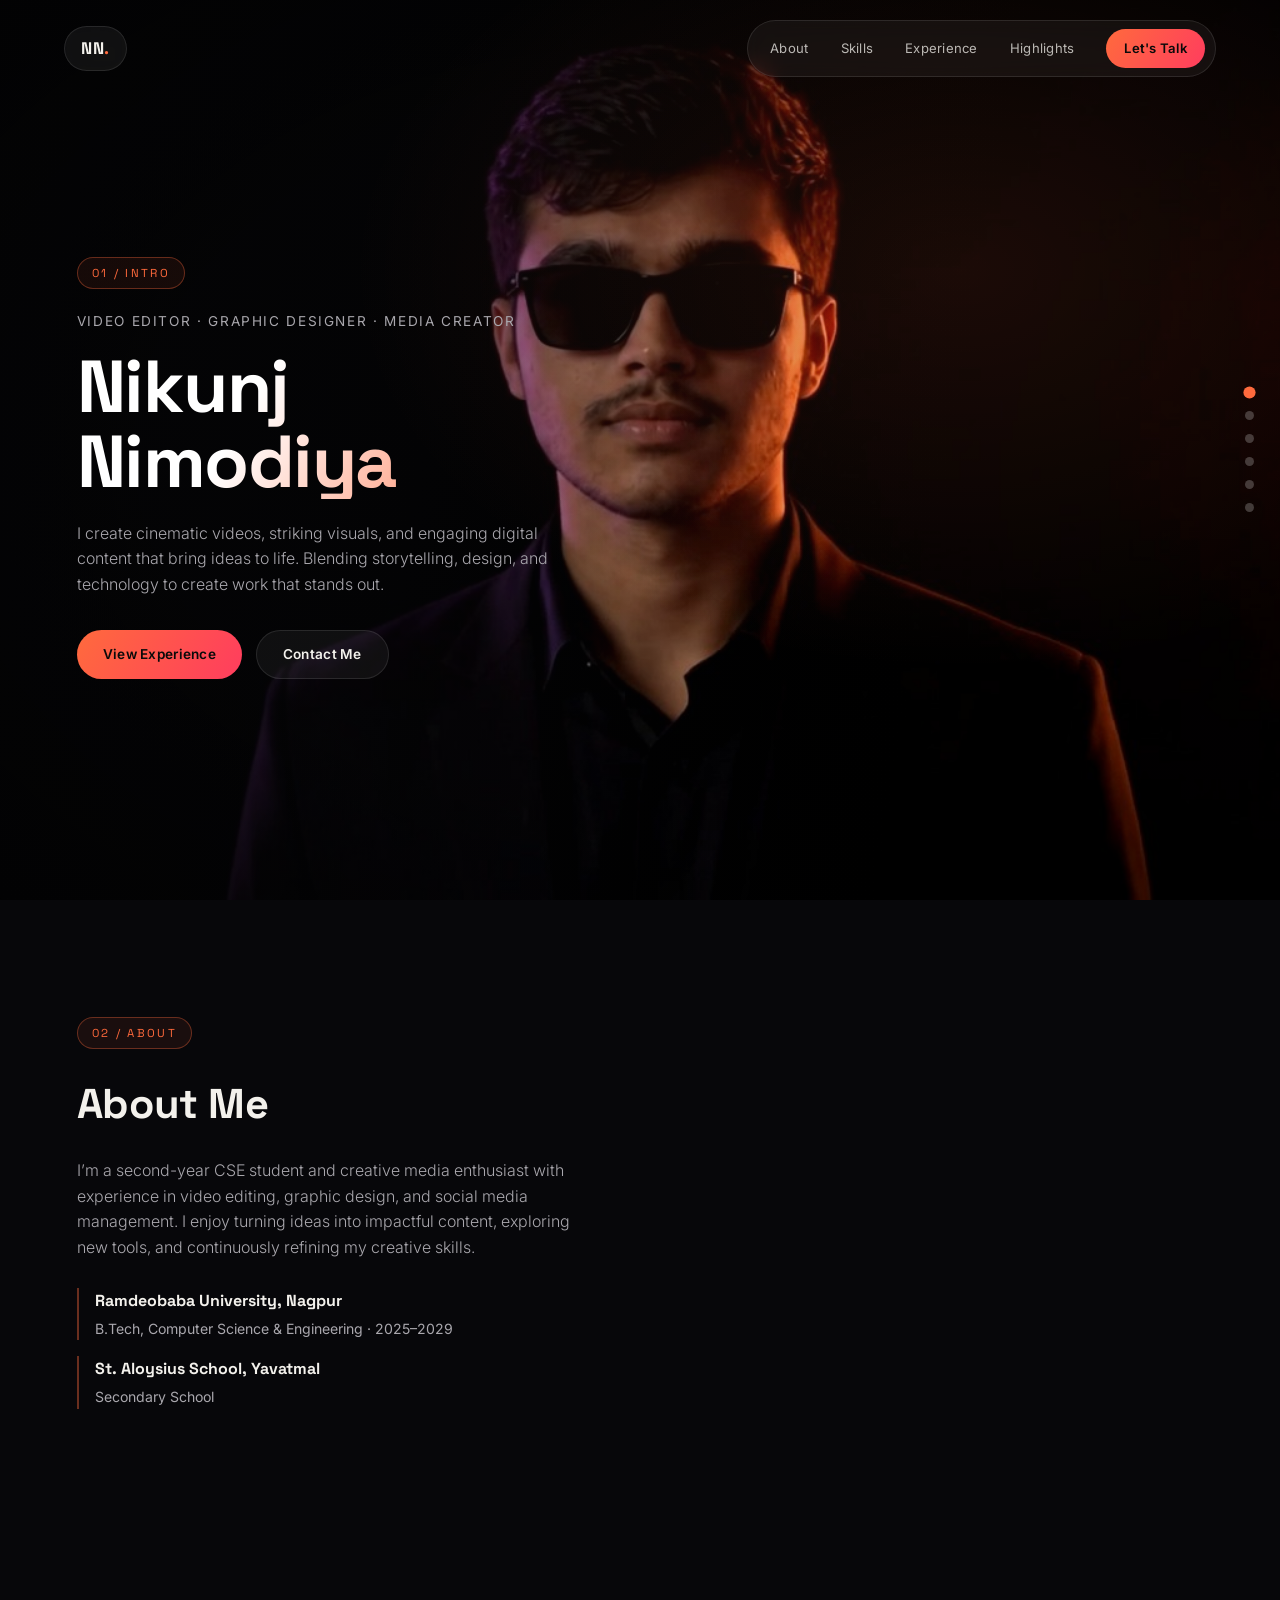
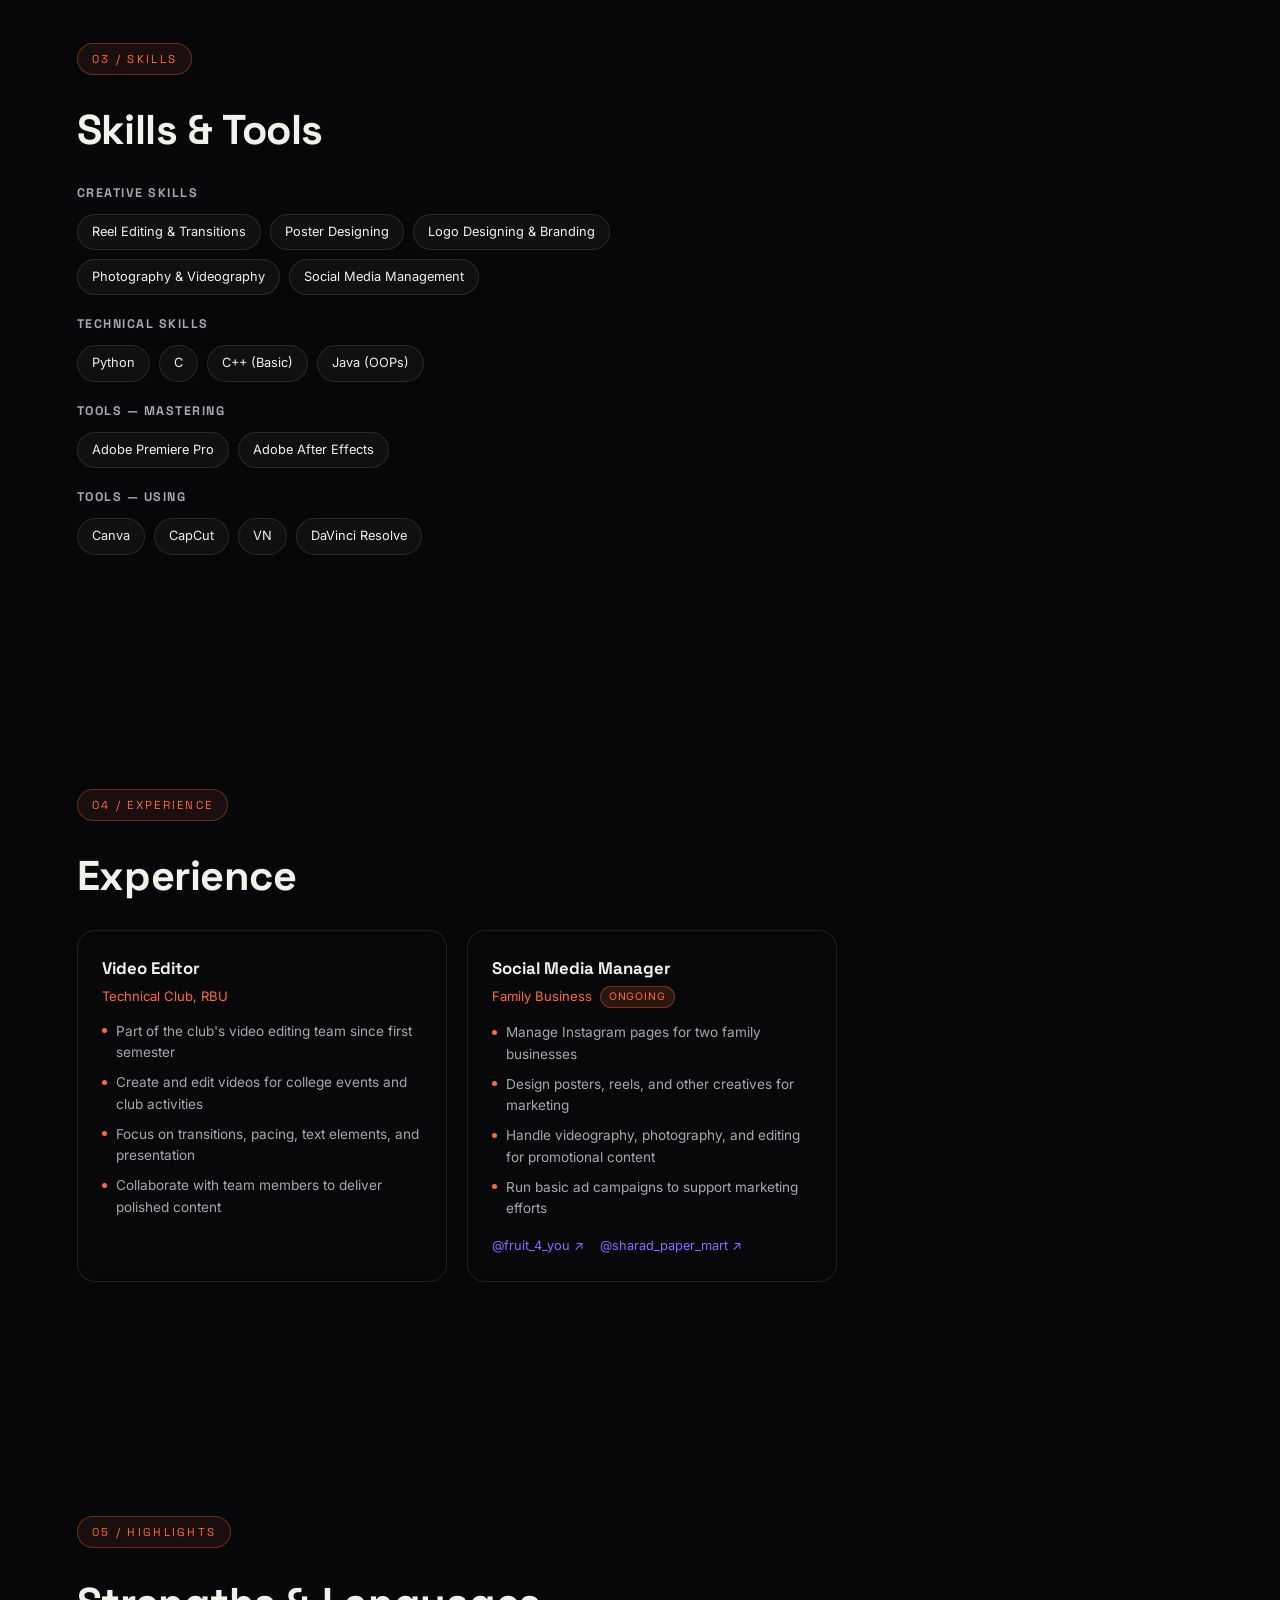
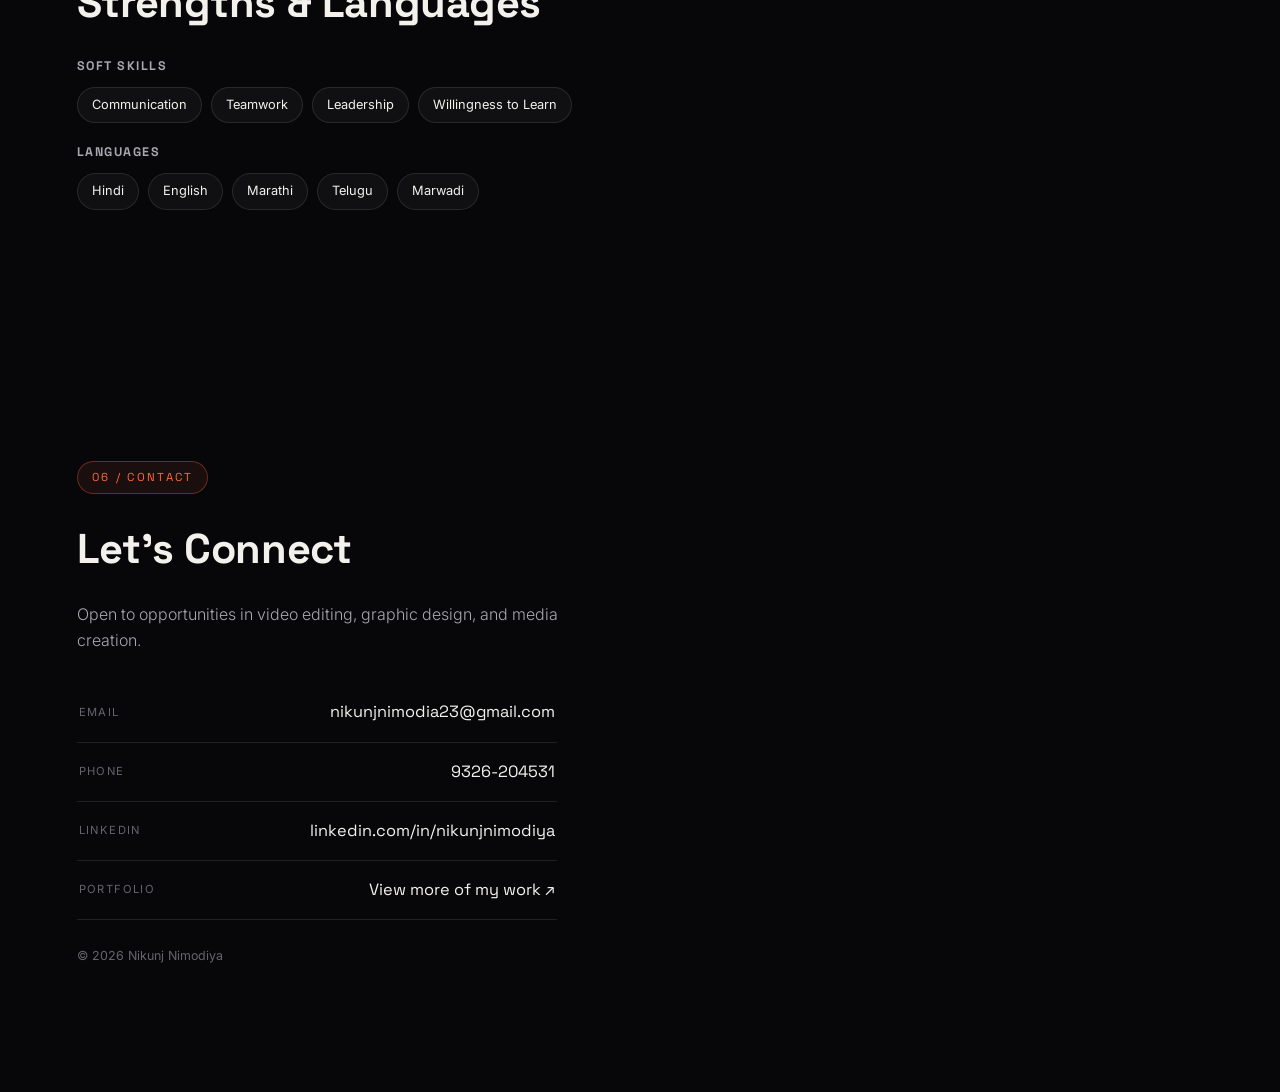
<file: index.html>
<!DOCTYPE html>
<html lang="en">
<head>
<meta charset="UTF-8">
<meta name="viewport" content="width=device-width, initial-scale=1.0, viewport-fit=cover">
<title>Nikunj Nimodiya — Video Editor & Graphic Designer</title>
<meta name="description" content="Portfolio of Nikunj Nimodiya — Video Editor, Graphic Designer, Media Creator.">
<link rel="preconnect" href="https://fonts.googleapis.com">
<link rel="preconnect" href="https://fonts.gstatic.com" crossorigin>
<link href="https://fonts.googleapis.com/css2?family=Space+Grotesk:wght@500;600;700&family=Inter:wght@300;400;500;600&display=swap" rel="stylesheet">
<link rel="stylesheet" href="style.css">
</head>
<body>

<!-- Loader -->
<div id="loader">
  <div class="loader-inner">
    <span class="loader-label">Loading</span>
    <div class="loader-bar"><div class="loader-bar-fill" id="loaderFill"></div></div>
    <span class="loader-percent" id="loaderPercent">0%</span>
  </div>
</div>

<!-- Fixed nav -->
<header id="siteNav">
  <a href="#hero" class="nav-logo" data-goto="hero">NN<span>.</span></a>
  <button id="navToggle" aria-label="Toggle menu"><span></span><span></span><span></span></button>
  <nav id="navLinks">
    <a href="#about" data-goto="about">About</a>
    <a href="#skills" data-goto="skills">Skills</a>
    <a href="#experience" data-goto="experience">Experience</a>
    <a href="#highlights" data-goto="highlights">Highlights</a>
    <a href="#contact" data-goto="contact" class="nav-cta">Let's Talk</a>
  </nav>
</header>

<!-- Chapter rail (desktop) -->
<nav id="rail" aria-label="Section progress">
  <button class="rail-dot" data-goto="hero"><span>Intro</span></button>
  <button class="rail-dot" data-goto="about"><span>About</span></button>
  <button class="rail-dot" data-goto="skills"><span>Skills</span></button>
  <button class="rail-dot" data-goto="experience"><span>Experience</span></button>
  <button class="rail-dot" data-goto="highlights"><span>Highlights</span></button>
  <button class="rail-dot" data-goto="contact"><span>Contact</span></button>
</nav>

<!-- Fixed background: the frame animation (canvas) + readability scrim -->
<div id="stage" aria-hidden="true">
  <canvas id="charCanvas"></canvas>
  <div class="scrim"></div>
  <div class="vignette"></div>
</div>

<!-- ONE continuous scrolling page. The background above is driven by scroll position. -->
<main id="content">

    <!-- HERO -->
    <section class="section" id="hero">
      <div class="section-inner reveal">
        <span class="scene-tag">01 / Intro</span>
        <p class="hero-eyebrow">Video Editor · Graphic Designer · Media Creator</p>
        <h1 class="hero-title">Nikunj<br>Nimodiya</h1>
        <p class="scene-body">I create cinematic videos, striking visuals, and engaging digital content that bring ideas to life. Blending storytelling, design, and technology to create work that stands out.</p>
        <div class="hero-cta">
          <button class="btn btn-primary" data-goto="experience">View Experience</button>
          <button class="btn btn-ghost" data-goto="contact">Contact Me</button>
        </div>
      </div>
    </section>

    <!-- ABOUT -->
    <section class="section" id="about">
      <div class="section-inner reveal">
        <span class="scene-tag">02 / About</span>
        <h2 class="scene-title">About Me</h2>
        <p class="scene-body">I’m a second-year CSE student and creative media enthusiast with experience in video editing, graphic design, and social media management. I enjoy turning ideas into impactful content, exploring new tools, and continuously refining my creative skills.</p>
        <div class="edu-list">
          <div class="edu-item">
            <h3>Ramdeobaba University, Nagpur</h3>
            <p>B.Tech, Computer Science &amp; Engineering · 2025–2029</p>
          </div>
          <div class="edu-item">
            <h3>St. Aloysius School, Yavatmal</h3>
            <p>Secondary School</p>
          </div>
        </div>
      </div>
    </section>

    <!-- SKILLS -->
    <section class="section" id="skills">
      <div class="section-inner reveal">
        <span class="scene-tag">03 / Skills</span>
        <h2 class="scene-title">Skills &amp; Tools</h2>

        <h3 class="group-label">Creative Skills</h3>
        <ul class="tag-list">
          <li>Reel Editing &amp; Transitions</li>
          <li>Poster Designing</li>
          <li>Logo Designing &amp; Branding</li>
          <li>Photography &amp; Videography</li>
          <li>Social Media Management</li>
        </ul>

        <h3 class="group-label">Technical Skills</h3>
        <ul class="tag-list">
          <li>Python</li><li>C</li><li>C++ (Basic)</li><li>Java (OOPs)</li>
        </ul>

        <h3 class="group-label">Tools — Mastering</h3>
        <ul class="tag-list">
          <li>Adobe Premiere Pro</li><li>Adobe After Effects</li>
        </ul>

        <h3 class="group-label">Tools — Using</h3>
        <ul class="tag-list">
          <li>Canva</li><li>CapCut</li><li>VN</li><li>DaVinci Resolve</li>
        </ul>
      </div>
    </section>

    <!-- EXPERIENCE -->
    <section class="section" id="experience">
      <div class="section-inner reveal wide">
        <span class="scene-tag">04 / Experience</span>
        <h2 class="scene-title">Experience</h2>
        <div class="exp-grid">
          <article class="exp-card">
            <h3>Video Editor</h3>
            <p class="exp-role">Technical Club, RBU</p>
            <ul>
              <li>Part of the club's video editing team since first semester</li>
              <li>Create and edit videos for college events and club activities</li>
              <li>Focus on transitions, pacing, text elements, and presentation</li>
              <li>Collaborate with team members to deliver polished content</li>
            </ul>
          </article>
          <article class="exp-card">
            <h3>Social Media Manager</h3>
            <p class="exp-role">Family Business <span class="badge">Ongoing</span></p>
            <ul>
              <li>Manage Instagram pages for two family businesses</li>
              <li>Design posters, reels, and other creatives for marketing</li>
              <li>Handle videography, photography, and editing for promotional content</li>
              <li>Run basic ad campaigns to support marketing efforts</li>
            </ul>
            <div class="exp-links">
              <a href="https://instagram.com/fruit_4_you" target="_blank" rel="noopener">@fruit_4_you ↗</a>
              <a href="https://instagram.com/sharad_paper_mart" target="_blank" rel="noopener">@sharad_paper_mart ↗</a>
            </div>
          </article>
        </div>
      </div>
    </section>

    <!-- HIGHLIGHTS -->
    <section class="section" id="highlights">
      <div class="section-inner reveal">
        <span class="scene-tag">05 / Highlights</span>
        <h2 class="scene-title">Strengths &amp; Languages</h2>

        <h3 class="group-label">Soft Skills</h3>
        <ul class="tag-list">
          <li>Communication</li><li>Teamwork</li><li>Leadership</li><li>Willingness to Learn</li>
        </ul>

        <h3 class="group-label">Languages</h3>
        <ul class="tag-list">
          <li>Hindi</li><li>English</li><li>Marathi</li><li>Telugu</li><li>Marwadi</li>
        </ul>
      </div>
    </section>

    <!-- CONTACT -->
    <section class="section" id="contact">
      <div class="section-inner reveal">
        <span class="scene-tag">06 / Contact</span>
        <h2 class="scene-title">Let's Connect</h2>
        <p class="scene-body">Open to opportunities in video editing, graphic design, and media creation.</p>
        <div class="contact-links">
          <a href="mailto:nikunjnimodia23@gmail.com" class="contact-link"><span>Email</span>nikunjnimodia23@gmail.com</a>
          <a href="tel:9326204531" class="contact-link"><span>Phone</span>9326-204531</a>
          <a href="https://linkedin.com/in/nikunjnimodiya" class="contact-link" target="_blank" rel="noopener"><span>LinkedIn</span>linkedin.com/in/nikunjnimodiya</a>
          <a href="https://qrfy.io/ST0O58-Qv6" class="contact-link" target="_blank" rel="noopener"><span>Portfolio</span>View more of my work ↗</a>
        </div>
        <p class="footer-note">© <span id="year"></span> Nikunj Nimodiya</p>
      </div>
    </section>

</main>

<script src="main.js"></script>
</body>
</html>
</file>
<file: style.css>
:root{
  --bg: #07070a;
  --ink: #f3f1ec;
  --ink-dim: #a9a7ad;
  --ink-faint: #66646b;
  --orange: #ff6a3d;
  --orange-2: #ff3d5e;
  --purple: #8b6bff;
  --line: rgba(255,255,255,0.10);
  --scrim: rgba(5,5,7,0.85);
  --font-display: 'Space Grotesk', 'Inter', system-ui, sans-serif;
  --font-body: 'Inter', system-ui, sans-serif;
}

*{ box-sizing: border-box; margin:0; padding:0; }
html, body{ background: var(--bg); }
body{
  color: var(--ink);
  font-family: var(--font-body);
  line-height: 1.6;
  overflow-x: hidden;
}
::selection{ background: var(--orange); color: #0a0a0a; }
a{ color:inherit; text-decoration:none; }
button{ font: inherit; cursor:pointer; }
ul{ list-style:none; }

/* ---------- Loader ---------- */
#loader{
  position: fixed; inset:0; z-index: 9999;
  background: var(--bg);
  display:flex; align-items:center; justify-content:center;
  transition: opacity .6s ease, visibility .6s ease;
}
#loader.hidden{ opacity:0; visibility:hidden; pointer-events:none; }
.loader-inner{ text-align:center; width: 240px; }
.loader-label{ font-family: var(--font-display); font-size: .8rem; letter-spacing: .2em; text-transform: uppercase; color: var(--ink-dim); }
.loader-bar{ margin-top: 18px; height: 2px; width: 100%; background: var(--line); position: relative; overflow:hidden; }
.loader-bar-fill{ position:absolute; left:0; top:0; bottom:0; width:0%; background: linear-gradient(90deg, var(--orange), var(--orange-2)); transition: width .15s ease; }
.loader-percent{ display:block; margin-top: 12px; font-size: .75rem; color: var(--ink-faint); font-variant-numeric: tabular-nums; }

/* ---------- Nav ---------- */
#siteNav{
  position: fixed; top:0; left:0; right:0; z-index: 600;
  display:flex; align-items:center; justify-content:space-between;
  padding: 20px 5vw;
}
.nav-logo{
  font-family: var(--font-display); font-weight:700; font-size:1.05rem; letter-spacing:.04em;
  background: rgba(255,255,255,.06); border:1px solid var(--line);
  padding: 8px 16px; border-radius:999px; backdrop-filter: blur(10px);
}
.nav-logo span{ color: var(--orange); }
#navLinks{ display:flex; align-items:center; gap: 2rem; background: rgba(255,255,255,.05); border:1px solid var(--line); padding: 8px 10px 8px 22px; border-radius: 999px; backdrop-filter: blur(10px); }
#navLinks a{ font-size: .82rem; letter-spacing: .02em; color: var(--ink); opacity:.75; transition: opacity .25s ease; }
#navLinks a:hover{ opacity:1; }
.nav-cta{
  opacity:1 !important; background: linear-gradient(120deg, var(--orange), var(--orange-2));
  color:#0a0a0a !important; padding: 9px 18px; border-radius:999px; font-weight:600;
}
#navToggle{ display:none; flex-direction:column; gap:5px; background:none; border:none; padding:8px; }
#navToggle span{ width:22px; height:1.5px; background: var(--ink); display:block; }

/* ---------- Chapter rail ---------- */
#rail{
  position: fixed; right: 26px; top:50%; transform: translateY(-50%); z-index: 600;
  display:flex; flex-direction:column; gap: 14px;
}
.rail-dot{
  width:9px; height:9px; border-radius:50%; background: rgba(255,255,255,.22);
  border:none; padding:0; position:relative; transition: background .3s ease, transform .3s ease;
}
.rail-dot.active{ background: var(--orange); transform: scale(1.35); }
.rail-dot span{
  position:absolute; right: 20px; top:50%; transform: translateY(-50%);
  font-size:.7rem; letter-spacing:.05em; color: var(--ink-dim);
  white-space:nowrap; opacity:0; transition: opacity .25s ease;
  background: rgba(10,10,12,.8); padding:4px 10px; border-radius:6px; border:1px solid var(--line);
}
.rail-dot:hover span{ opacity:1; }

/* ---------- Fixed background (frame animation, driven by scroll) ---------- */
html{ scroll-behavior: smooth; }
#stage{
  position: fixed; top:0; left:0; width:100%; height:100vh; height:100lvh;
  overflow:hidden; z-index:0; pointer-events:none;
}
#charCanvas{ position:absolute; inset:0; width:100%; height:100%; display:block; }
.scrim{
  position:absolute; inset:0; z-index:2; pointer-events:none;
  background: linear-gradient(100deg, var(--scrim) 0%, rgba(5,5,7,0.62) 34%, rgba(5,5,7,0.12) 58%, rgba(5,5,7,0) 72%);
}
.vignette{
  position:absolute; inset:0; z-index:2; pointer-events:none;
  background:
    radial-gradient(ellipse at 75% 30%, rgba(255,106,61,.10) 0%, rgba(0,0,0,0) 45%),
    radial-gradient(ellipse at center, rgba(0,0,0,0) 45%, rgba(0,0,0,.5) 100%);
}

/* ---------- Scrolling content (normal document flow, above the background) ---------- */
#content{ position:relative; z-index:3; }
.section{ position:relative; padding: 13vh 6vw; }
#hero{ min-height:100vh; display:flex; align-items:center; padding-top:14vh; padding-bottom:10vh; }
#contact{ min-height:85vh; display:flex; align-items:center; padding-bottom:12vh; }
.section-inner{ max-width: 560px; }
.section-inner.wide{ max-width: 760px; }

/* gentle reveal as content scrolls into view (only active when JS is running) */
.js .reveal{ opacity:0; transform: translateY(28px); transition: opacity .7s ease, transform .7s ease; }
.js .reveal.in{ opacity:1; transform:none; }

.scene-tag{
  display:inline-block; font-family: var(--font-display); font-size:.72rem;
  letter-spacing:.2em; text-transform:uppercase; color: var(--orange);
  border:1px solid rgba(255,106,61,.35); background: rgba(255,106,61,.08);
  padding: 6px 14px; border-radius:999px; margin-bottom: 22px;
}
.scene-title{
  font-family: var(--font-display); font-weight:700; font-size: clamp(1.8rem, 3.4vw, 2.6rem);
  margin-bottom: 20px; letter-spacing:-.01em;
}
.scene-body{ color: var(--ink-dim); font-size: 1rem; font-weight:300; max-width: 50ch; }

/* Hero */
.hero-eyebrow{ font-size:.85rem; letter-spacing:.12em; text-transform:uppercase; color: var(--ink-dim); margin-bottom:16px; }
.hero-title{
  font-family: var(--font-display); font-weight:700; font-size: clamp(2.6rem, 6.4vw, 4.6rem);
  line-height:1.02; letter-spacing:-.02em; margin-bottom: 22px;
  background: linear-gradient(120deg, #fff 35%, var(--orange) 100%);
  -webkit-background-clip:text; background-clip:text; color:transparent;
}
.hero-cta{ margin-top: 32px; display:flex; gap:14px; flex-wrap:wrap; }
.btn{ padding: 13px 26px; border-radius: 999px; font-size:.85rem; font-weight:600; letter-spacing:.02em; transition: transform .25s ease; }
.btn-primary{ background: linear-gradient(120deg, var(--orange), var(--orange-2)); color:#0a0a0a; border:none; }
.btn-ghost{ background: rgba(255,255,255,.05); border:1px solid var(--line); color: var(--ink); }
.btn:hover{ transform: translateY(-2px); }

/* About */
.edu-list{ margin-top: 28px; display:flex; flex-direction:column; gap:16px; }
.edu-item{ border-left: 2px solid rgba(255,106,61,.4); padding-left: 16px; }
.edu-item h3{ font-family: var(--font-display); font-size:1rem; margin-bottom:4px; }
.edu-item p{ font-size:.88rem; color: var(--ink-dim); }

/* Skills / Highlights */
.group-label{
  font-family: var(--font-display); font-size:.78rem; letter-spacing:.12em; text-transform:uppercase;
  color: var(--ink-dim); margin: 20px 0 10px;
}
.group-label:first-of-type{ margin-top: 4px; }
.tag-list{ display:flex; flex-wrap:wrap; gap:9px; }
.tag-list li{
  font-size:.8rem; padding: 7px 14px; border-radius: 999px;
  border:1px solid var(--line); background: rgba(255,255,255,.04); color: var(--ink);
}

/* Experience */
.exp-grid{ display:grid; grid-template-columns: 1fr 1fr; gap: 20px; }
.exp-card{
  background: rgba(10,10,12,.55); border:1px solid var(--line); border-radius:18px; padding: 24px;
  backdrop-filter: blur(6px);
}
.exp-card h3{ font-family: var(--font-display); font-size:1.05rem; margin-bottom:4px; }
.exp-role{ font-size:.82rem; color: var(--orange); margin-bottom:14px; display:flex; align-items:center; gap:8px; }
.badge{ font-size:.65rem; text-transform:uppercase; letter-spacing:.08em; background: rgba(255,106,61,.15); border:1px solid rgba(255,106,61,.35); padding:2px 8px; border-radius:999px; color: var(--orange); }
.exp-card ul{ display:flex; flex-direction:column; gap:8px; }
.exp-card li{ font-size:.85rem; color: var(--ink-dim); padding-left: 14px; position:relative; }
.exp-card li::before{ content:''; position:absolute; left:0; top:.55em; width:5px; height:5px; border-radius:50%; background: var(--orange); }
.exp-links{ margin-top:16px; display:flex; gap:16px; flex-wrap:wrap; }
.exp-links a{ font-size:.8rem; color: var(--purple); }

/* Contact */
.contact-links{ margin-top: 30px; display:flex; flex-direction:column; gap:0; max-width: 480px; }
.contact-link{
  display:flex; justify-content:space-between; align-items:center;
  padding: 16px 2px; border-bottom: 1px solid var(--line);
  font-family: var(--font-display); font-size:1.02rem; transition: color .25s ease, padding-left .25s ease;
}
.contact-link span{ font-family: var(--font-body); font-size:.7rem; letter-spacing:.12em; text-transform:uppercase; color: var(--ink-faint); }
.contact-link:hover{ color: var(--orange); padding-left: 8px; }
.footer-note{ margin-top: 26px; font-size:.78rem; color: var(--ink-faint); }

/* ---------- Responsive ---------- */
@media (max-width: 900px){
  #rail{ display:none; }
  .exp-grid{ grid-template-columns: 1fr; gap: 14px; }
  .scrim{ background: linear-gradient(180deg, rgba(5,5,7,.62) 0%, rgba(5,5,7,.78) 35%, rgba(5,5,7,.9) 100%); }
  .section{ padding: 11vh 6vw; }
  #hero{ padding-top: 16vh; }
  .section-inner, .section-inner.wide{ max-width: 100%; }
  .scene-tag{ margin-bottom: 14px; }
  .scene-title{ margin-bottom: 14px; }
  .exp-card{ padding: 18px; }
  .exp-card ul{ gap: 6px; }
  .group-label{ margin: 14px 0 8px; }
}
@media (max-width: 640px){
  #navLinks{
    position: fixed; top:0; right:0; height:100vh; width: 78vw; max-width:320px;
    background: rgba(8,8,10,.97); flex-direction:column; justify-content:center; align-items:flex-start;
    gap: 1.8rem; padding: 0 36px; transform: translateX(100%); transition: transform .35s ease;
    border-left:1px solid var(--line); border-radius:0; backdrop-filter: blur(14px);
  }
  #navLinks.open{ transform: translateX(0); }
  #navToggle{ display:flex; z-index:700; }
  .hero-title{ font-size: clamp(2.2rem, 11vw, 3.2rem); }
  .scene-title{ font-size: clamp(1.5rem, 7vw, 2rem); }
}
@media (prefers-reduced-motion: reduce){
  html{ scroll-behavior:auto; }
  .js .reveal{ transition:none; }
}
</file>
